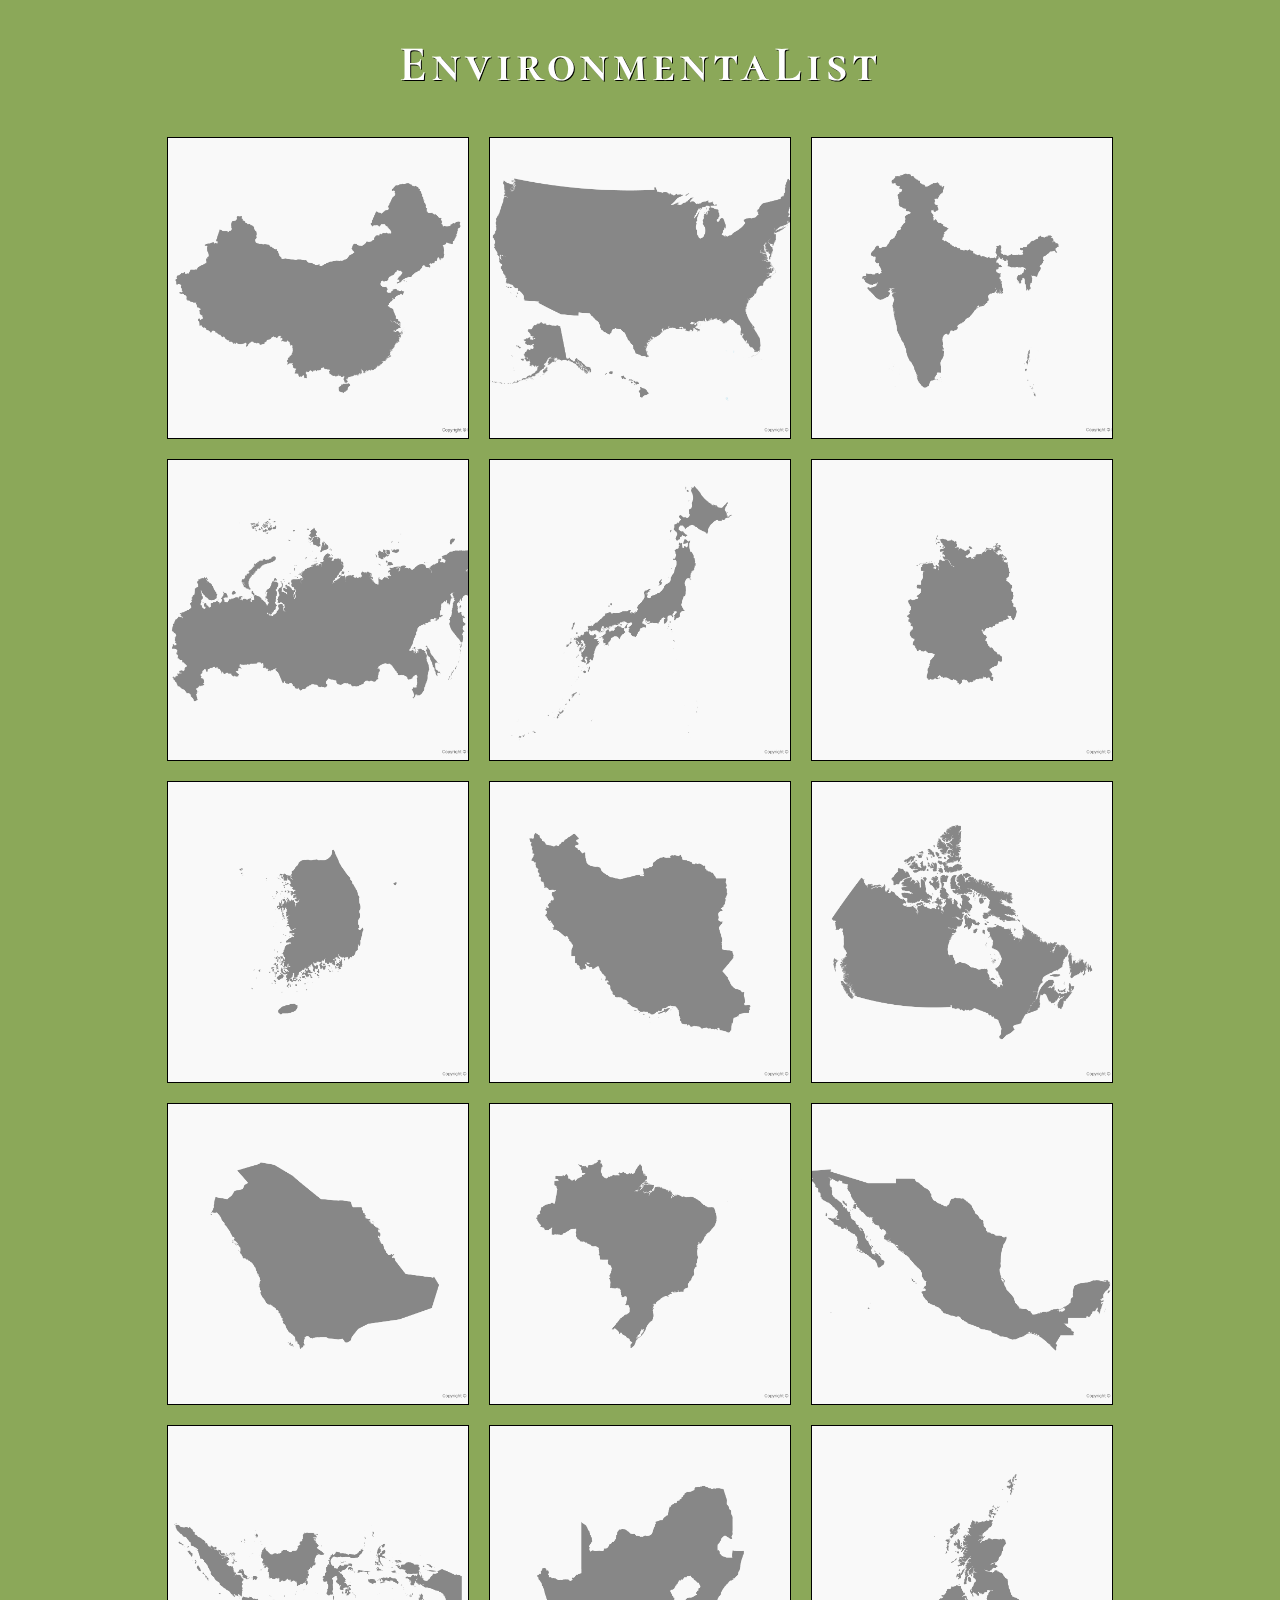
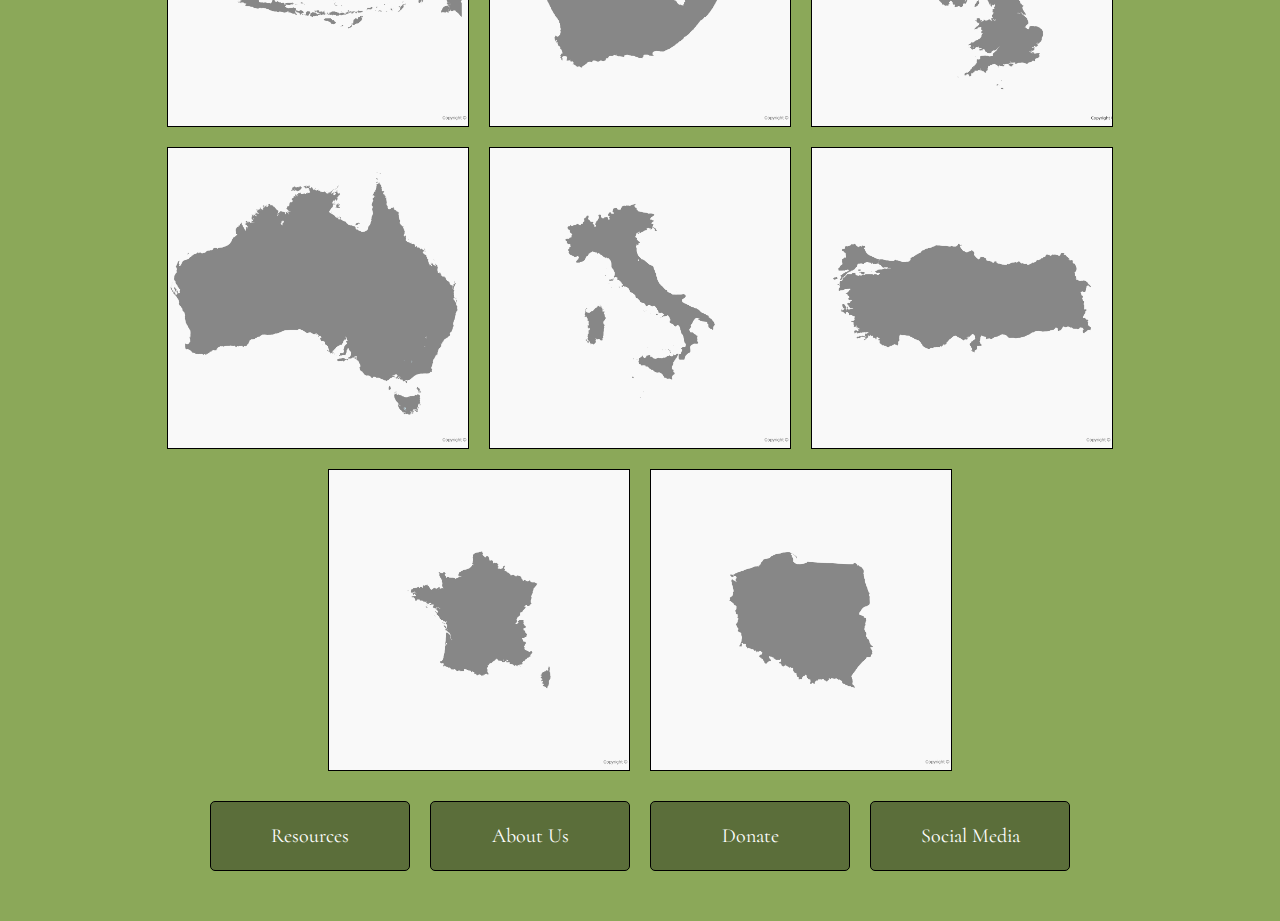
<file: index.html>
<!DOCTYPE html>
<html lang="en" dir="ltr">
  <head>
    <meta charset="utf-8">
    <meta name="viewport" content="width=device-width, initial-scale=1.0">
    <title>EnvironmentaList</title>
    <link rel="stylesheet" href="./styles.css">
    <link href="https://fonts.googleapis.com/css?family=Cormorant|Cormorant+SC&display=swap" rel="stylesheet">
    <script src="https://ajax.googleapis.com/ajax/libs/jquery/3.4.1/jquery.min.js"></script>
  </head>
  <body>
    <h1>EnvironmentaList</h1>
    <section class="content">

      <div class="maps china">
        <img src="./images/China.png" alt="China" class="china">
        <p class="china">China<br/>Total CO2 Emissions: 9040.74 million tons<br/>Percentage of worldwide avg per capita: 133%</p>
      </div>

      <div class="maps us">
        <img src="./images/US.png" alt="United States" class="us">
        <p class="us">United States<br/>Total CO2 Emissions: 4997.50 million tons<br/>Percentage of worldwide avg per capita: 314% </p>
      </div>

      <div class="maps india">
        <img src="./images/India.png" alt="India" class="india">
        <p class="india">India<br/>Total CO2 Emissions: 2066.01 million tons<br/>Percentage of worldwide avg per capita: 32% </p>
      </div>

      <div class="maps russia">
        <img src="./images/Russia.png" alt="Russia" class="russia">
        <p class="russia">Russia<br/>Total CO2 Emissions: 1468.99 million tons<br/>Percentage of worldwide avg per capita:206</p>
      </div>

      <div class="maps japan">
        <img src="./images/Japan.png" alt="Japan" class="japan">
        <p class="japan">Japan<br/>Total CO2 Emissions: 1141.58 million tons<br/>Percentage of worldwide avg per capita: 182%</p>
      </div>

      <div class="maps germany">
        <img src="./images/Germany.png" alt="Germany" class="germany">
        <p class="germany">Germany<br/>Total CO2 Emissions: 729.77 million tons<br/>Percentage of worldwide avg per capita: 181%</p>
      </div>

      <div class="maps skorea">
        <img src="./images/SKorea.png" alt="South Korea" class="skorea">
        <p class="skorea">South Korea<br/>Total CO2 Emissions: 585.99 million tons<br/>Percentage of worldwide avg per capita: 234%</p>
      </div>

      <div class="maps iran">
        <img src="./images/Iran.png" alt="Iran" class="iran">
        <p class="iran">Iran<br/>Total CO2 Emissions: 552.40 million tons<br/>Percentage of worldwide avg per capita: 140%</p>
      </div>

      <div class="maps canada">
        <img src="./images/Canada.png" alt="Canada" class="canada">
        <p class="canada">Canada<br/>Total CO2 Emissions: 549.23 million tons<br/>Percentage of worldwide avg per capita: 310%</p>
      </div>

      <div class="maps sarabia">
        <img src="./images/SaudiArabia.png" alt="Saudi Arabia" class="sarabia">
        <p class="sarabia">Saudi Arabia<br/>Total CO2 Emissions: 531.46 million tons<br/>Percentage of worldwide avg per capita: 341%</p>
      </div>

      <div class="maps brazil">
        <img src="./images/Brazil.png" alt="Brazil" class="brazil">
        <p class="brazil">Brazil<br/>Total CO2 Emissions: 450.79 million tons<br/>Percentage of worldwide avg per capita: 44%</p>
      </div>

      <div class="maps mexico">
        <img src="./images/Mexico.png" alt="Mexico" class="mexico">
        <p class="mexico">Mexico<br/>Total CO2 Emissions: 442.31 million tons<br/>Percentage of worldwide avg per capita: 74%</p>
      </div>

      <div class="maps indonesia">
        <img src="./images/Indonesia.png" alt="Indonesia" class="indonesia">
        <p class="indonesia">Indonesia<br/>Total CO2 Emissions: 441.91 million tons<br/>Percentage of worldwide avg per capita: 35%</p>
      </div>

      <div class="maps safrica">
        <img src="./images/SAfrica.png" alt="South Africa" class="safrica">
        <p class="safrica">South Africa<br/>Total CO2 Emissions: 427.57 million tons<br/>Percentage of worldwide avg per capita: 157%</p>
      </div>

      <div class="maps uk">
        <img src="./images/UK.png" alt="United Kingdom" class="uk">
        <p class="uk">United Kingdom<br/>Total CO2 Emissions: 389.75 million tons<br/>Percentage of worldwide avg per capita: 121%</p>
      </div>

      <div class="maps australia">
        <img src="./images/Australia.png" alt="Australia" class="australia">
        <p class="australia">Australia<br/>Total CO2 Emissions: 380.93 million tons<br/>Percentage of worldwide avg per capita: 320%</p>
      </div>

      <div class="maps italy">
        <img src="./images/Italy.png" alt="Italy" class="italy">
        <p class="italy">Italy<br/>Total CO2 Emissions: 330.75 million tons<br/>Percentage of worldwide avg per capita: 110%</p>
      </div>

      <div class="maps turkey">
        <img src="./images/Turkey.png" alt="Turkey" class="turkey">
        <p class="turkey">Turkey<br/>Total CO2 Emissions: 317.22 million tons<br/> Percentage of worldwide avg per capita: 82%</p>
      </div>

      <div class="maps france">
        <img src="./images/France.png" alt="France" class="france">
        <p class="france">France<br/>Total CO2 Emissions: 290.49 million tons<br/> Percentage of worldwide avg per capita: 88%</p>
      </div>

      <div class="maps poland">
        <img src="./images/Poland.png" alt="Poland" class="poland">
        <p class="poland">Poland<br/>Total CO2 Emissions: 282.40 million tons<br/> Percentage of worldwide avg per capita: 149%</p>
      </div>


    </section>
    <section class="buttons">
      <a href="./resources/resources.html"><input type="submit" value="Resources"></a>
      <a href="./aboutUs/aboutUs.html"><input type="submit" value="About Us"></a>
      <input id="donate" type="submit" value="Donate">
      <a href="https://www.instagram.com/enviromentallist/" target="_blank"><input type="submit" value="Social Media"></a>
    </section>
    <script type="text/javascript" src="./index.js">

    </script>
  </body>
</html>
</file>
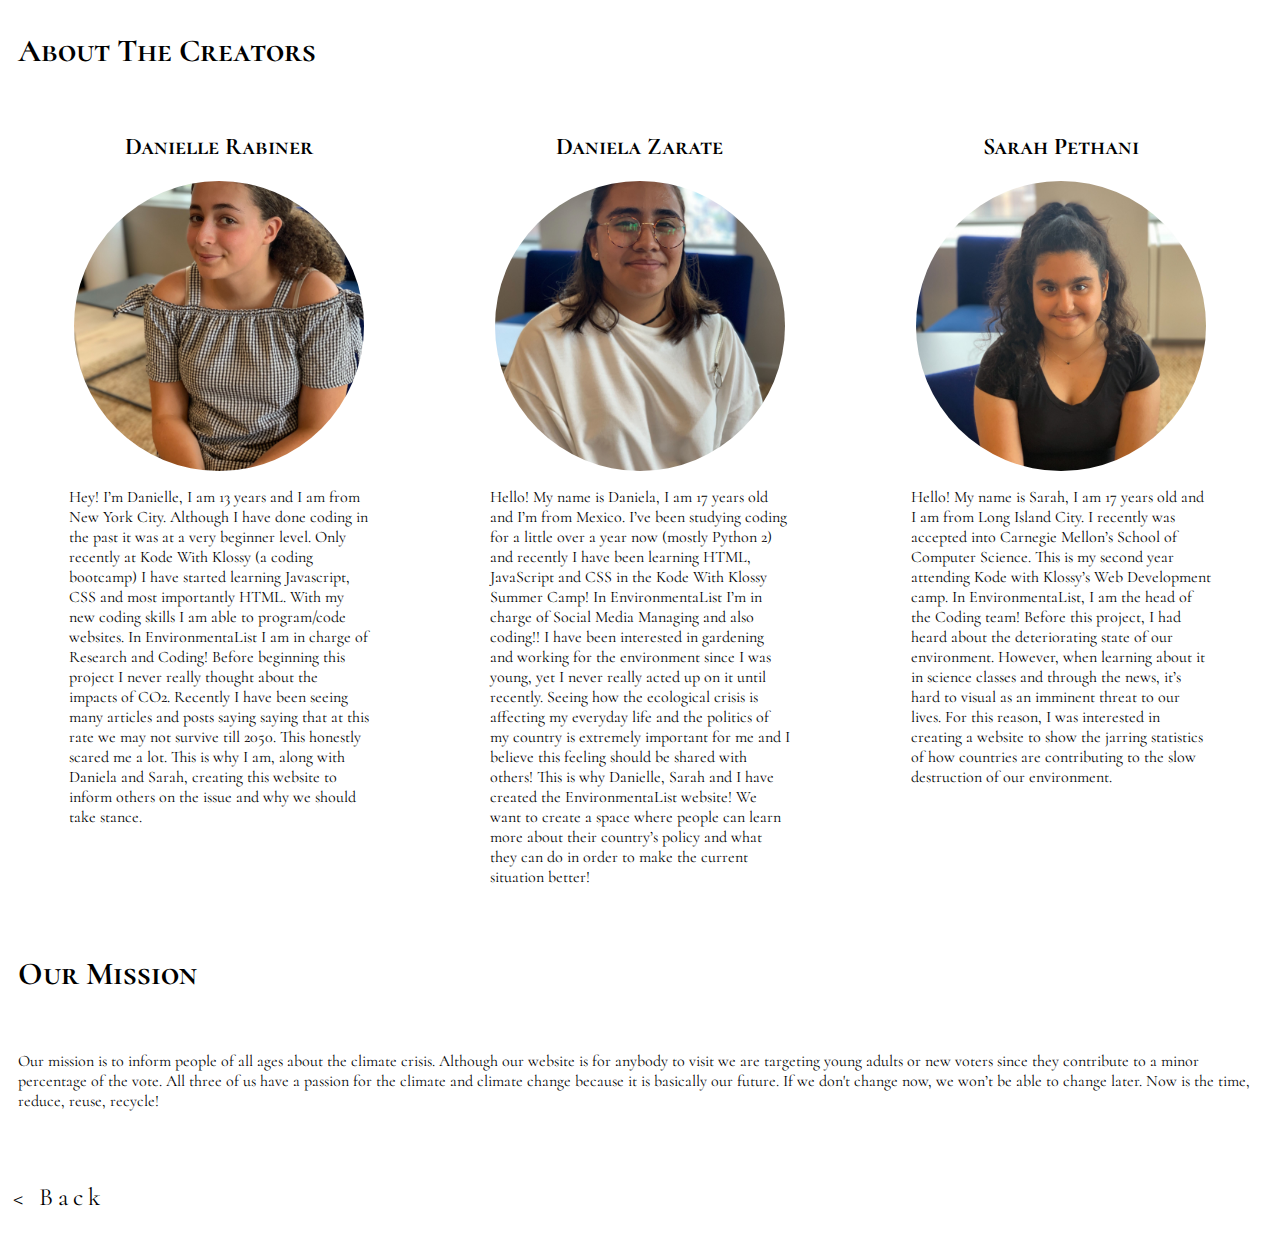
<file: aboutUs/aboutUs.html>
<!DOCTYPE html>
<html lang="en" dir="ltr">
  <head>
    <meta charset="utf-8">
    <meta name="viewport" content="width=device-width, initial-scale=1.0">
    <link rel="stylesheet" href="./aboutUs.css">
    <link href="https://fonts.googleapis.com/css?family=Cormorant|Cormorant+SC&display=swap" rel="stylesheet">
    <title>About Us</title>
  </head>
  <body>
    <h1>About The Creators</h1>
    <section class="profileBox">
      <div class="profile">
        <h2>Danielle Rabiner</h2>
        <img src="danielle.jpg">
        <p>Hey! I’m Danielle, I am 13 years and I am from New York City. Although I have done coding in the past it was at a very beginner level. Only recently at Kode With Klossy (a coding bootcamp) I have started learning Javascript, CSS and most importantly HTML. With my new coding skills I am able to program/code websites.
          In EnvironmentaList I am in charge of Research and Coding!
          Before beginning this project I never really thought about the impacts of CO2. Recently I have been seeing many articles and posts saying saying that at this rate we may not survive till 2050. This honestly scared me a lot. This is why I am, along with Daniela and Sarah, creating this website to inform others on the issue and why we should take stance.</p>
      </div>
      <div class="profile">
        <h2>Daniela Zarate</h2>
        <img src="daniela.jpg">
        <p>Hello! My name is Daniela, I am 17 years old and I’m from Mexico. I’ve been studying coding for a little over a year now (mostly Python 2) and recently I have been learning HTML, JavaScript and CSS in the Kode With Klossy Summer Camp!
        In EnvironmentaList I’m in charge of Social Media Managing and also coding!!
        I have been interested in gardening and working for the environment since I was young, yet I never really acted up on it until recently. Seeing how the ecological crisis is affecting my everyday life and the politics of my country is extremely important for me and I believe this feeling should be shared with others! This is why Danielle, Sarah and I have created the EnvironmentaList website!
        We want to create a space where people can learn more about their country’s policy and what they can do in order to make the current situation better!</p>
      </div>
      <div class="profile">
        <h2>Sarah Pethani</h2>
        <img src="sarah.jpg">
        <p>Hello! My name is Sarah, I am 17 years old and I am from Long Island City. I recently was accepted into Carnegie Mellon’s School of Computer Science.
          This is my second year attending Kode with Klossy’s Web Development camp. In EnvironmentaList, I am the head of the Coding team!
          Before this project, I had heard about the deteriorating state of our environment. However, when learning about it in science classes and through the news, it’s hard to visual as an imminent threat to our lives. For this reason, I was interested in creating a website to show the jarring statistics of how countries are contributing to the slow destruction of our environment.</p>
      </div>

    </section>

    <h1>Our Mission</h1>
    <div class="mission">
      <p>Our mission is to inform people of all ages about the climate crisis.
        Although our website is for anybody to visit we are targeting young adults or new voters since they contribute to a minor percentage of the vote. All three of us have a passion for the climate and climate change because it is basically our future. If we don't change now, we won’t be able to change later. Now is the time,  reduce, reuse, recycle!</p>
    </div>
    <a href="../index.html"><input class= "button" onclick= "./index.html" type="button" name="Back" value="< Back"><a>
  </body>
</html>
</file>
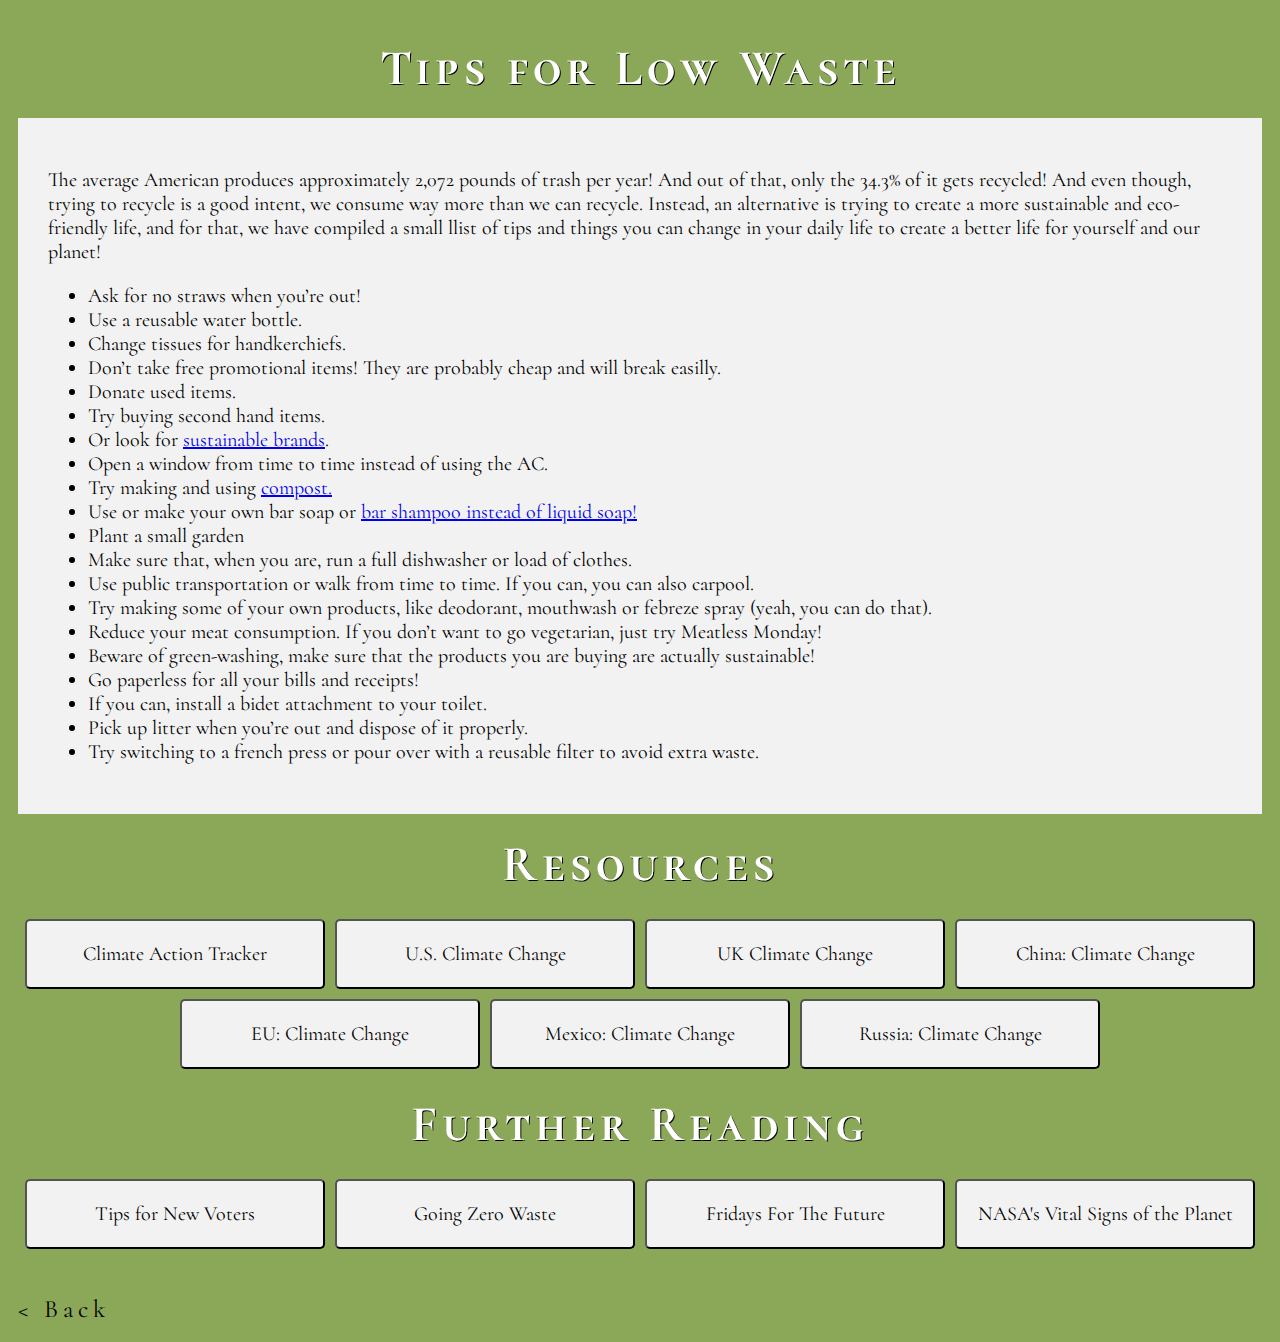
<file: resources/resources.html>
<!DOCTYPE html>
<html lang="en" dir="ltr">
  <head>
    <meta charset="utf-8">
    <meta name="viewport" content="width=device-width, initial-scale=1.0">
    <link rel="stylesheet" href="./resources.css">
    <link href="https://fonts.googleapis.com/css?family=Cormorant|Cormorant+SC&display=swap" rel="stylesheet">
    <title>Resources And Tips</title>
  </head>
  <body>
    <h1>Tips for Low Waste</h1>
    <section class="paras">
      <div class="tips">
      <p> The average American produces approximately 2,072 pounds of trash per year! And out of that, only the 34.3% of it gets recycled! And even though, trying to recycle is a good intent, we consume way more than we can recycle. Instead, an alternative is trying to create a more sustainable and eco-friendly life, and for that, we have compiled a small llist of tips and things you can change in your daily life to create a better life for yourself and our planet!</p>
      <ul>
        <li>Ask for no straws when you’re out!</li>

          <li>Use a reusable water bottle.</li>

          <li>Change tissues for handkerchiefs.</li>

          <li>Don’t take free promotional items! They are probably cheap and will break easilly.</li>

          <li>Donate used items.</li>

          <li>Try buying second hand items.</li>

          <li>Or look for <a href= "https://www.harpersbazaar.com/uk/fashion/what-to-wear/g19491797/the-best-and-still-chic-sustainable-brands" target="_blank">sustainable brands</a>.</li>

          <li>Open a window from time to time instead of using the AC.</li>

          <li>Try making and using <a href= "https://www.goingzerowaste.com/blog/composting-for-apartments" target="_blank">compost.<a></li>

          <li>Use or make your own bar soap or <a href= "https://www.diynatural.com/how-to-make-soap/" target="_blank">bar shampoo instead of liquid soap!</a></li>

          <li>Plant a small garden</li>

          <li>Make sure that, when you are, run a full dishwasher or load of clothes.</li>

          <li>Use public transportation or walk from time to time. If you can, you can also carpool.</li>

          <li>Try making some of your own products, like deodorant, mouthwash or febreze spray (yeah, you can do that).</li>

          <li>Reduce your meat consumption. If you don’t want to go vegetarian, just try Meatless Monday!</li>

          <li>Beware of green-washing, make sure that the products you are buying are actually sustainable!</li>

          <li>Go paperless for all your bills and receipts!</li>

          <li>If you can, install a bidet attachment to your toilet.</li>

          <li>Pick up litter when you’re out and dispose of it properly.</li>

          <li>Try switching to a french press or pour over with a reusable filter to avoid extra waste.</li>
      </ul>
      </div>
    </section>
    <h1>Resources</h1>
    <div class="resources">
      <a href="https://climateactiontracker.org/" target="_blank"><input type="submit" value="Climate Action Tracker"></a>
      <a href="https://climatenexus.org/climate-change-usa/" target="_blank"><input type= "submit" value='U.S. Climate Change'></a>
      <a href="https://www.carbonbrief.org/in-depth-how-the-uk-plans-to-adapt-to-climate-change" target="_blank"><input type= 'submit' value= 'UK Climate Change'></a>
      <a href="https://climateactiontracker.org/countries/china/" target="_blank"><input type= "submit" value= 'China: Climate Change'></a>
      <a href="https://climateactiontracker.org/countries/eu/" target="_blank"><input type= "submit" value= 'EU: Climate Change'></a>
      <a href="https://climateactiontracker.org/countries/mexico/" target="_blank"><input type= 'submit' value= 'Mexico: Climate Change'></a>
      <a href="https://bellona.org/news/arctic/2019-01-moscows-response-to-climate-change-bring-it-on" target="_blank"><input type= "submit" value= 'Russia: Climate Change'></a>
    </div>

    <h1>Further Reading</h1>
    <div class="furtherReading">

      <a href="https://www.accreditedschoolsonline.org/resources/students-and-first-time-voters/" target="_blank"><input type="submit" value="Tips for New Voters"></a>
      <a href="https://www.diynatural.com/how-to-make-soap/" target="_blank"><input type="submit" value="Going Zero Waste"></a>
      <a href="https://www.fridaysforfuture.org" target="_blank"><input type="submit" value="Fridays For The Future"></a>
      <a href="https://climate.nasa.gov/" target="_blank"><input type="submit" value="NASA's Vital Signs of the Planet"></a>
    </div>
    <a href="../index.html"><input class= "button" onclick= "./index.html" type="button" name="Back" value="< Back"><a>
  </body>
</html>
</file>
<file: styles.css>
body {
  background-color: #8BA859;
}
h1 {
  text-align: center;
  color: #FFFFFF;
  font-size: 50px;
  text-shadow: 1px 1px #000000;
  font-family: 'Cormorant SC', serif;
  letter-spacing: 5px;
}
.content {
  display: flex;
  flex-direction: row;
  justify-content: center;
  flex-wrap: wrap;
}
.buttons {
  margin-top: 10px;
  display: flex;
  flex-direction: row;
  justify-content: center;
  flex-wrap: wrap;
  margin-bottom: 40px;
}
.buttons input {
  width: 300px;
  height: 70px;
  background-color: #5b6e3a;
  color: #FFFFFF;
  margin: 10px;
  border: 1px solid #000;
  border-radius: 5px;
  font-size: 20px;
  font-family: 'Cormorant', serif;
  -webkit-appearance: none;
}
.maps {
  width: 300px;
  height: 300px;
  background-color: #FFFFFF;
  margin: 10px;
  border: 1px solid black;
}
.maps img {
  width: 300px;
  height: 300px;
  object-fit: cover;
  /*border: 1px solid black;*/
}
.maps p {
  width: 290px;
  height: 290px;
  text-align: center;
  font-size: 20px;
  padding: 5px;
  font-family: 'Cormorant', serif;
}
@media only screen and (max-width: 1280px) {
  .buttons input {
    width: 200px;
  }
}
@media only screen and (max-width: 895px) {
  .buttons input {
    width: 300px;
  }
}
@media only screen and (max-width: 980px) {
  .maps {
    width: 350px;
    height: 350px;
    background-color: #FFFFFF;
    margin: 10px;
    border: 1px solid black;
  }
  .maps img {
    width: 350px;
    height: 350px;
    object-fit: cover;
    /*border: 1px solid black;*/
  }
  .maps p {
    width: 340px;
    height: 340px;
    text-align: center;
    font-size: 20px;
    padding: 5px;
    font-family: 'Cormorant', serif;
  }
}
@media only screen and (max-width: 760px) {
  .maps {
    width: 90%;
    height: 90%;
    background-color: #FFFFFF;
    margin: 10px;
    border: 1px solid black;
  }
  .maps img {
    width: 100%;
    height: 90%;
    object-fit: cover;
    /*border: 1px solid black;*/
  }
  .maps p {
    width: 100%;
    height: 280px;
    text-align: center;
    font-size: 20px;
    padding: 5px;
    font-family: 'Cormorant', serif;
  }
}
@media only screen and (max-width: 400px) {
  h1 {
    font-size: 30px;
  }
}
</file>
<file: aboutUs/aboutUs.css>
*{

}
body{
  background-image: url("https://wallpaperplay.com/walls/full/8/b/e/25495.jpg");
  font-family: 'Cormorant SC', serif;
  background-repeat: no-repeat;
  background-size: cover;
}
.profileBox {
  display: flex;
  flex-direction: row;
  justify-content: space-around;
  flex-wrap: wrap;
}
.profile {
  display: flex;
  flex-direction: column;
  align-items: center;
  width: 400px;
  padding: 10px;
  margin-bottom: 10px;
  background-color: white;
}
p {
  font-family: 'Cormorant', sans-serif;
}
h1 {
  background-color: #FFFFFF;
  padding: 10px;
}
.mission{
  background-color: white;
  padding: 10px;
}
.button{
  border: none;
  background: none;
  padding:0;
  font-size: 25px;
  text-align: center;
  font-family:'Cormorant', serif;
  letter-spacing: 5px;
  margin-top: 40px;
  background-color: #FFF;
  padding: 5px;
  margin-bottom: 10px;
  -webkit-appearance: none;
}

img {
  width: 390px;
  height: 390px;
  border-radius: 50%;
  object-fit: cover;
}

@media only screen and (max-width: 1300px) {
  .profile {
    width: 300px;
  }
  img {
    width: 290px;
    height: 290px;
  }
}
@media only screen and (max-width: 1000px) {
  .profile {
    width: 250px;
  }
  img {
    width: 240px;
    height: 240px;
  }
}
@media only screen and (max-width: 845px) {
  .profile {
    width: 500px;
  }
  img {
    width: 490px;
    height: 490px;
  }
}
@media only screen and (max-width: 560px) {
  .profile {
    width: 90%;
  }
  img {
    width: 90%;
    height: 400px;
  }
}
</file>
<file: resources/resources.css>
body{
  font-size: 20px;
  padding: 10px;
  font-family: 'Cormorant', serif;
  background-color: #8BA859;
}

h1 {
    /*background-color: #798C35;*/
    padding: 10px;
    margin:10px;
    font-size: 50px;
    text-shadow: 1px 1px #000000;
    font-family: 'Cormorant SC', serif;
    letter-spacing: 5px;
    text-align: center;
    color: white;
}

.button{
  border: none;
  background: none;
  padding:0;
  font-size: 25px;
  text-align: center;
  font-family:'Cormorant', serif;
  letter-spacing: 5px;
  margin-top: 40px;
}
.resources, .furtherReading {
  display: flex;
  flex-direction: row;
  flex-wrap: wrap;
  justify-content: center;
}
.resources input, .furtherReading input {
  background-color: #F2F2F2;
  height: 70px;
  width: 300px;
  margin: 5px;
  border-radius: 5px;
  text-align: center;
  font-family: 'Cormorant', serif;
  font-size: 20px;
  -webkit-appearance: none;
}
.paras {
  display: flex;
  justify-content: center;
}

.tips{
  padding:30px;
  background-color: #F2F2F2;
  width: 1200px;

}
</file>
